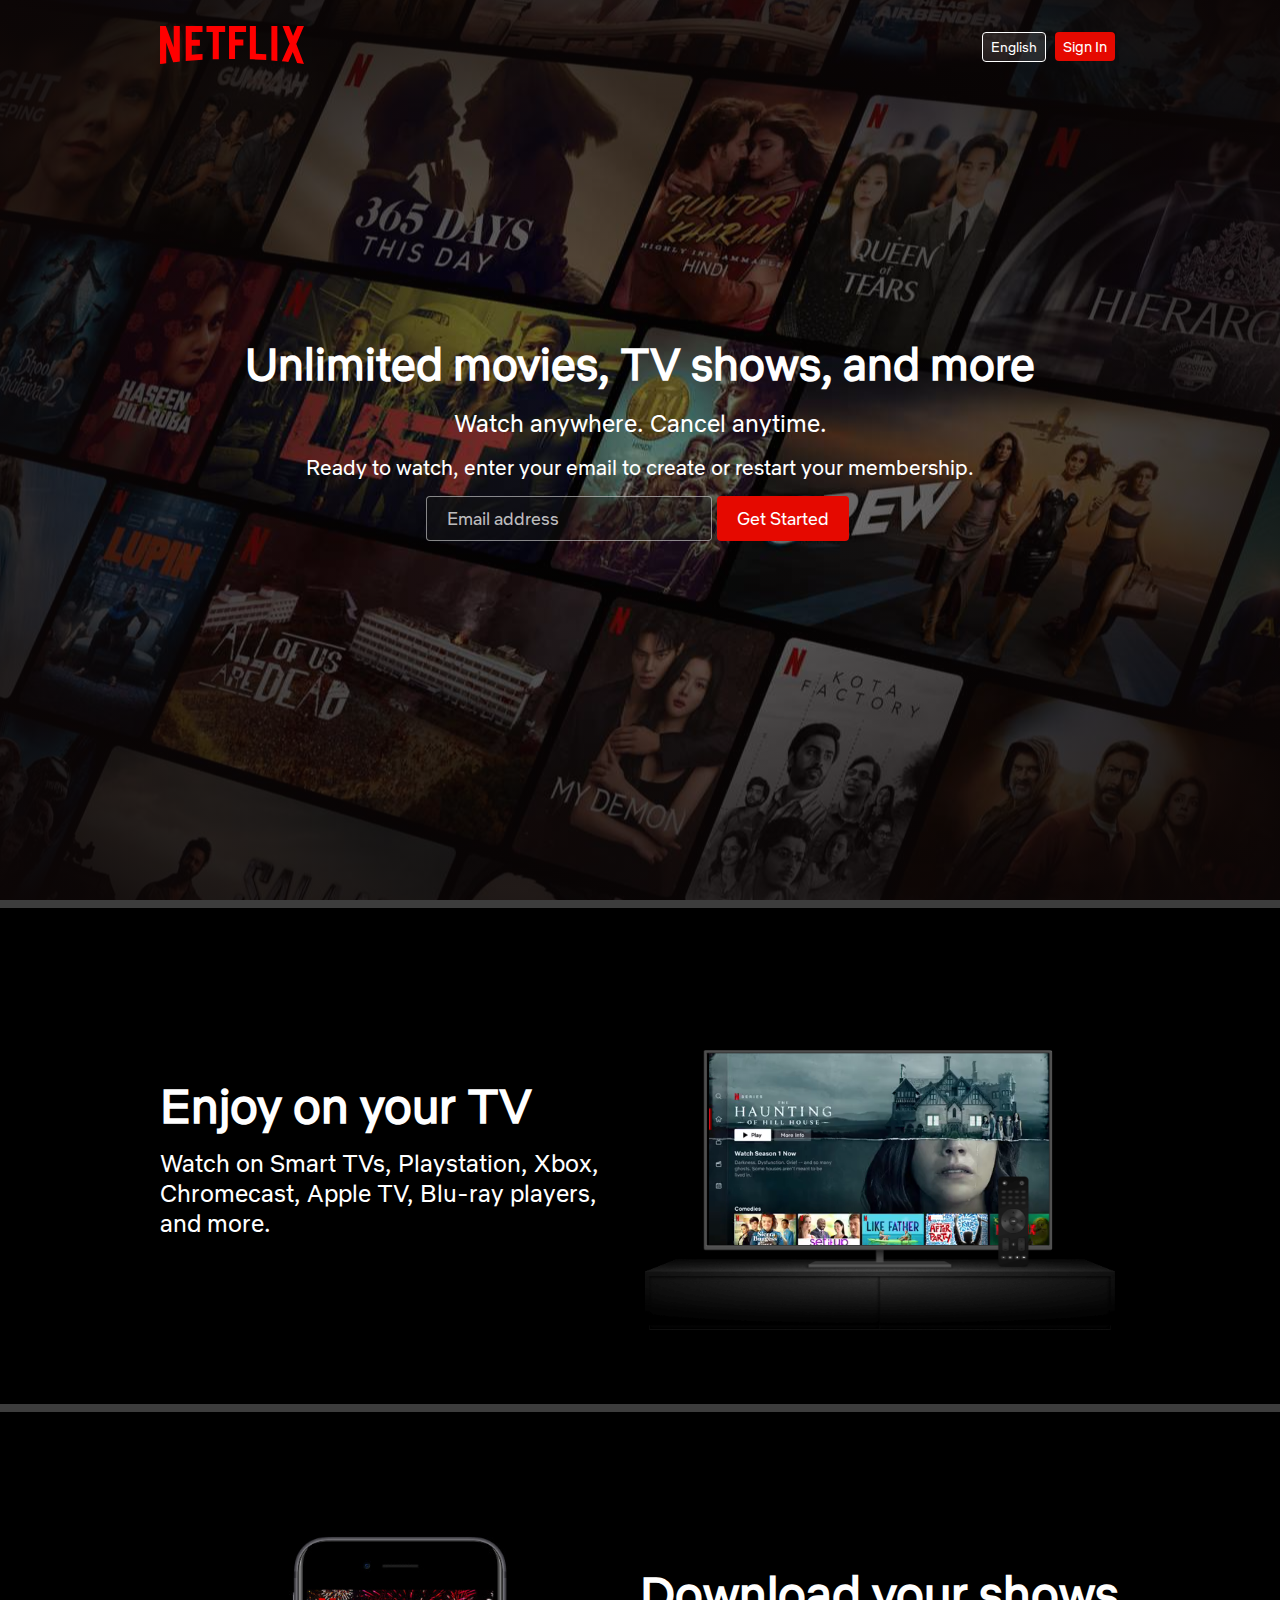
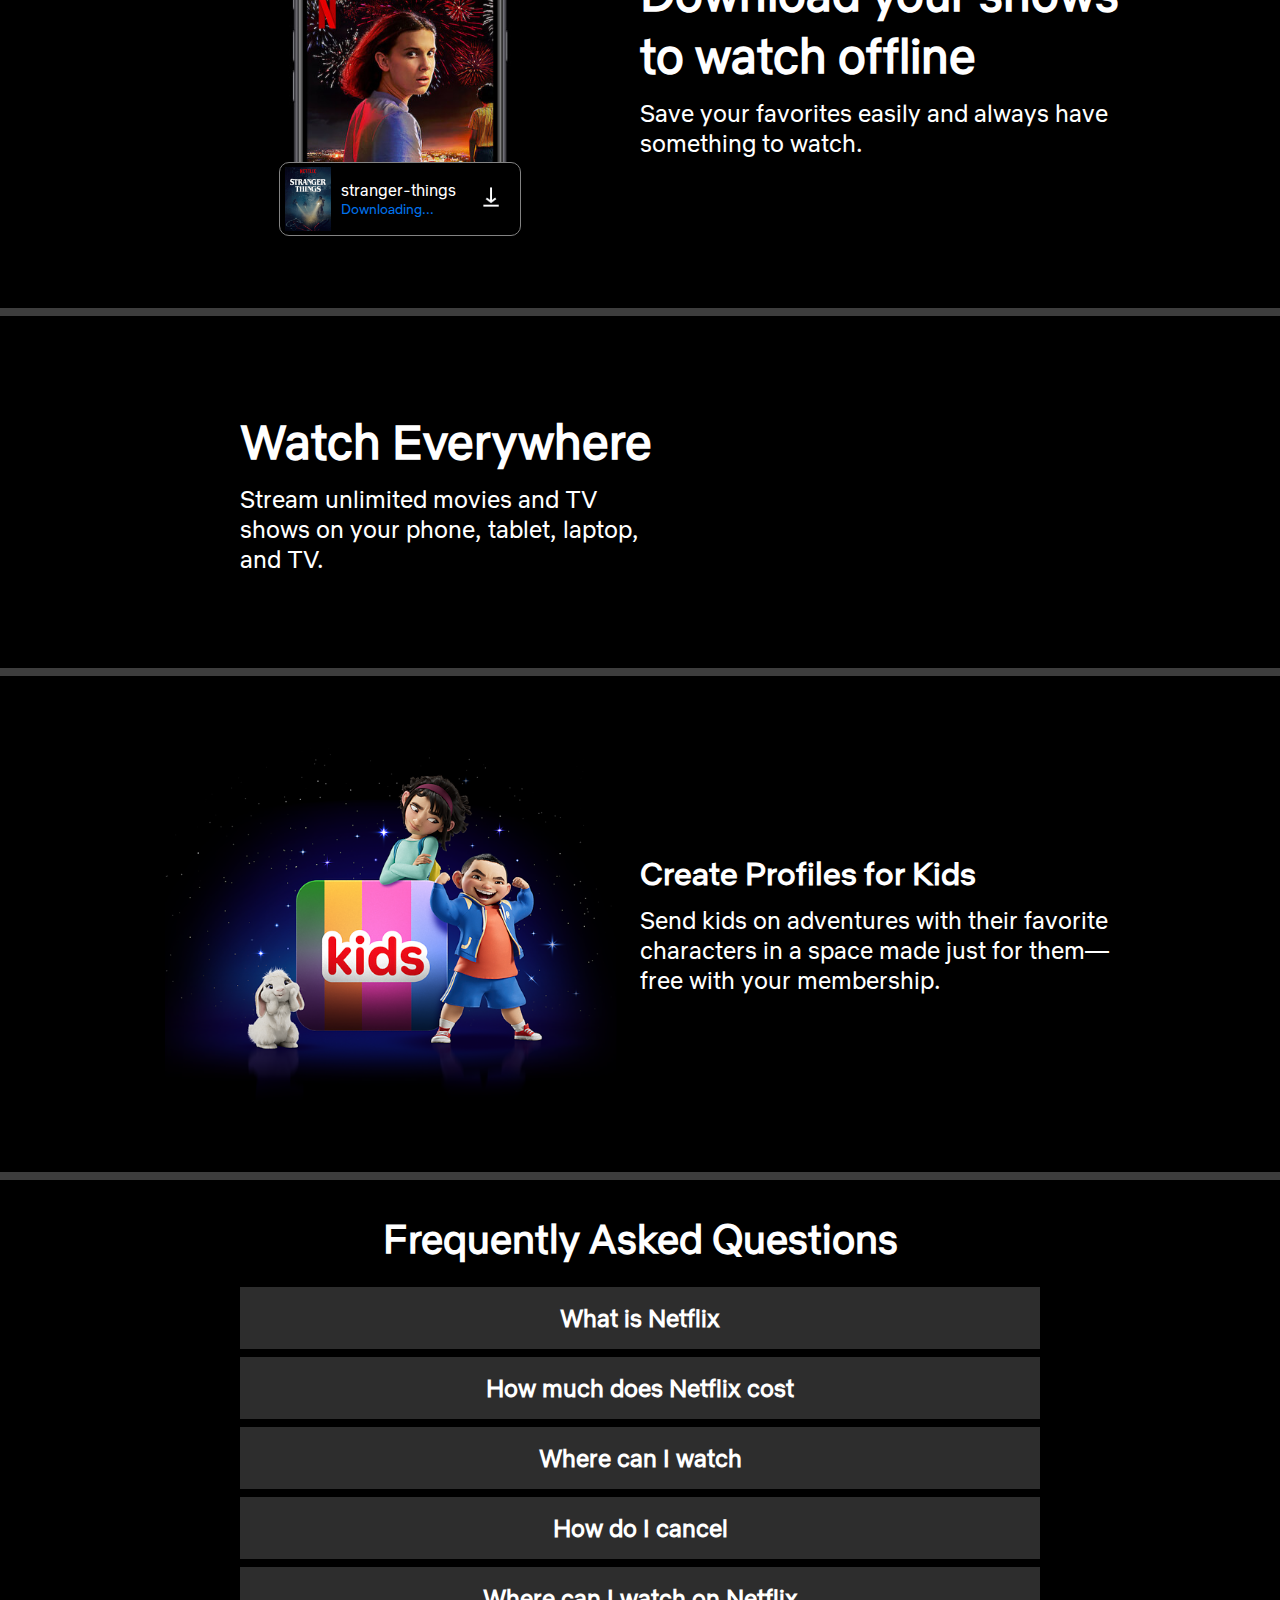
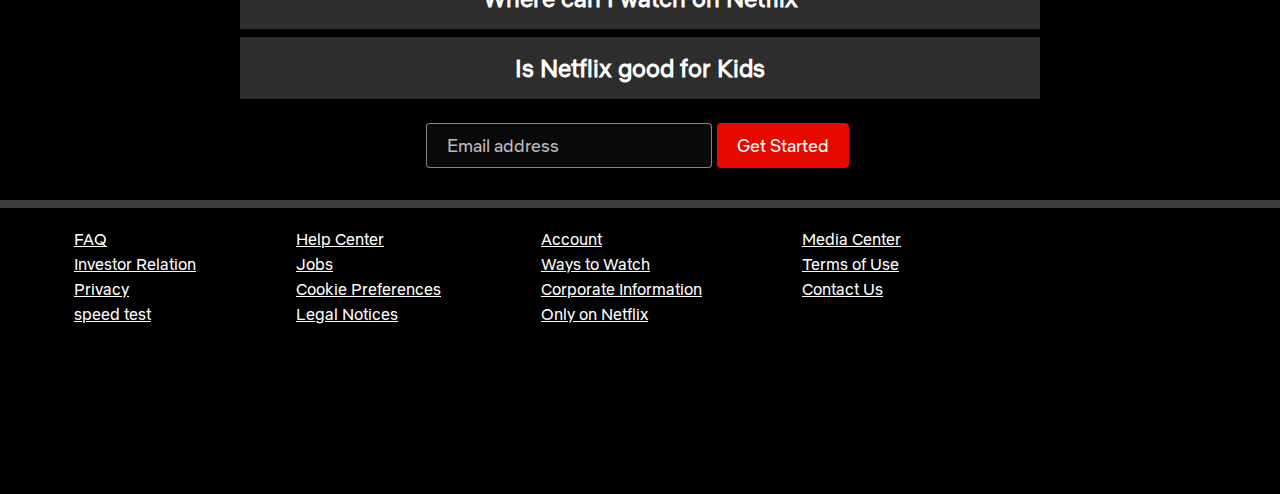
<file: index.html>
<!DOCTYPE html>
<html lang="en">
<head>
    <meta charset="UTF-8">
    <meta http-equiv="X-UA-Compatible" content="IE=edge">
    <meta name="viewport" content="width=device-width, initial-scale=1.0">
    <title>Netflix clone</title>
    <link rel="stylesheet" href="style.css">
    <link rel="icon" href="netfilx favicon.ico">
</head>
<body>

    
    <div class="main">
        <nav>
            <div class="logo-div">
                <img class="logo" width="50" src="assets/images/logo.svg" alt="">
            </div>
            <div class="nav-right">
                <button class="btn">English</button>
                <button class="btn btn-red-sm">Sign In</button>
            </div>
        </nav>
        
        <div class="box">    
        </div>
        <div class="hero">
            <span>Unlimited movies, TV shows, and more</span>
            <span>Watch anywhere. Cancel anytime.</span>
            <span>Ready to watch, enter your email to create or restart your membership.</span>
            <div class="hero-buttons">
                <input type="text" placeholder="Email address">
                <button class="btn btn-red">Get Started</button>
            </div> 
        </div>
        <!-- <div class="separation"> -->
        </div>

    </div>
    
    <div class="second-main">
        <div class="text">
            <h1>Enjoy on your TV</h1>
            <p>Watch on Smart TVs, Playstation, Xbox, Chromecast,   Apple TV, Blu-ray players, and more.</p>
        </div>
        <div class="media">
            <img src="assets/images/tv.png" alt="">
            <video autoplay="true" loop="true" src="assets/videos/video-tv-0819.m4v"></video>
        </div>
    </div>
    <div class="separation"></div>

    <div class="second-main">



        <div class="media">
            <img class="stranger-things" src="assets/images/stranger-things.jpg" alt="">
            <div class="boxshot-container">
                <img class="boxshot-img" src="assets/images/boxshot.png" alt="">
                <div>
                    <p>stranger-things</p>
                    <p>Downloading...</p>
                </div>
                <div class="download-icon"><img src="assets/images/download-icon.gif" alt=""></div>
            </div>
           
        </div>

        <div class="text">
            <h1>Download your shows to watch offline</h1>
            <p>Save your favorites easily and always have something to watch.</p>
        </div>
        
    </div>
    <div class="separation"></div>

    <div class="third-main">
        <div class="text watch-everywhere">
            <h1>Watch Everywhere</h1>
            <p>Stream unlimited movies and TV shows on your phone, tablet, laptop, and TV.
            </p>
        </div>
        <div class="media">
            <img src="assets/images/tv.png" alt="">
        
        </div>
    </div>
    <div class="separation"></div>


    <div class="second-main fourth">
        <div class="media">
            <img src="assets/images/kids.png" alt="">
        </div>
        <div class="text">
            <h1>Create Profiles for Kids</h1>
            <p>Send kids on adventures with their favorite characters in a space made just for them—free with your membership.
            </p>
        </div>
    </div>
    <div class="separation"></div>

    <div class=faqs-section>
        <h1>Frequently Asked Questions</h1>

        <div class="questions-box">
            <span>What is Netflix</span>
        </div>
        <div class="questions-box">
            <span>How much does Netflix cost</span>
        </div>
        <div class="questions-box">
            <span>Where can I watch</span>
        </div>
        <div class="questions-box">
            <span>How do I cancel</span>
        </div>
        <div class="questions-box">
            <span>Where can I watch on Netflix</span>
        </div>
        <div class="questions-box">
            <span>Is Netflix good for Kids</span>
        </div>

        <div class="last-buttons hero-buttons ">
            <input type="text" placeholder="Email address">
            <button class="btn btn-red">Get Started</button>
        </div> 
    </div>
    <div class="separation"></div>

    <footer>
        <div class="footer-items">
            <a href="#">FAQ</a>
            <a href="#">Investor Relation</a>
            <a href="#">Privacy</a>
            <a href="#">speed test</a>
        </div>
        <div class="footer-items">
            <a href="#">Help Center</a>
            <a href="#">Jobs</a>
            <a href="#">Cookie Preferences</a>
            <a href="#">Legal Notices</a>
        </div>
        <div class="footer-items">
            <a href="#">Account</a>
            <a href="#">Ways to Watch</a>
            <a href="#">Corporate Information</a>
            <a href="#">Only on Netflix</a>
        </div>
        <div class="footer-items">
            <a href="#">Media Center</a>
            <a href="#">Terms of Use</a>
            <a href="#">Contact Us</a>
        </div>
    </footer>
    


    

</body>
</html>
</file>
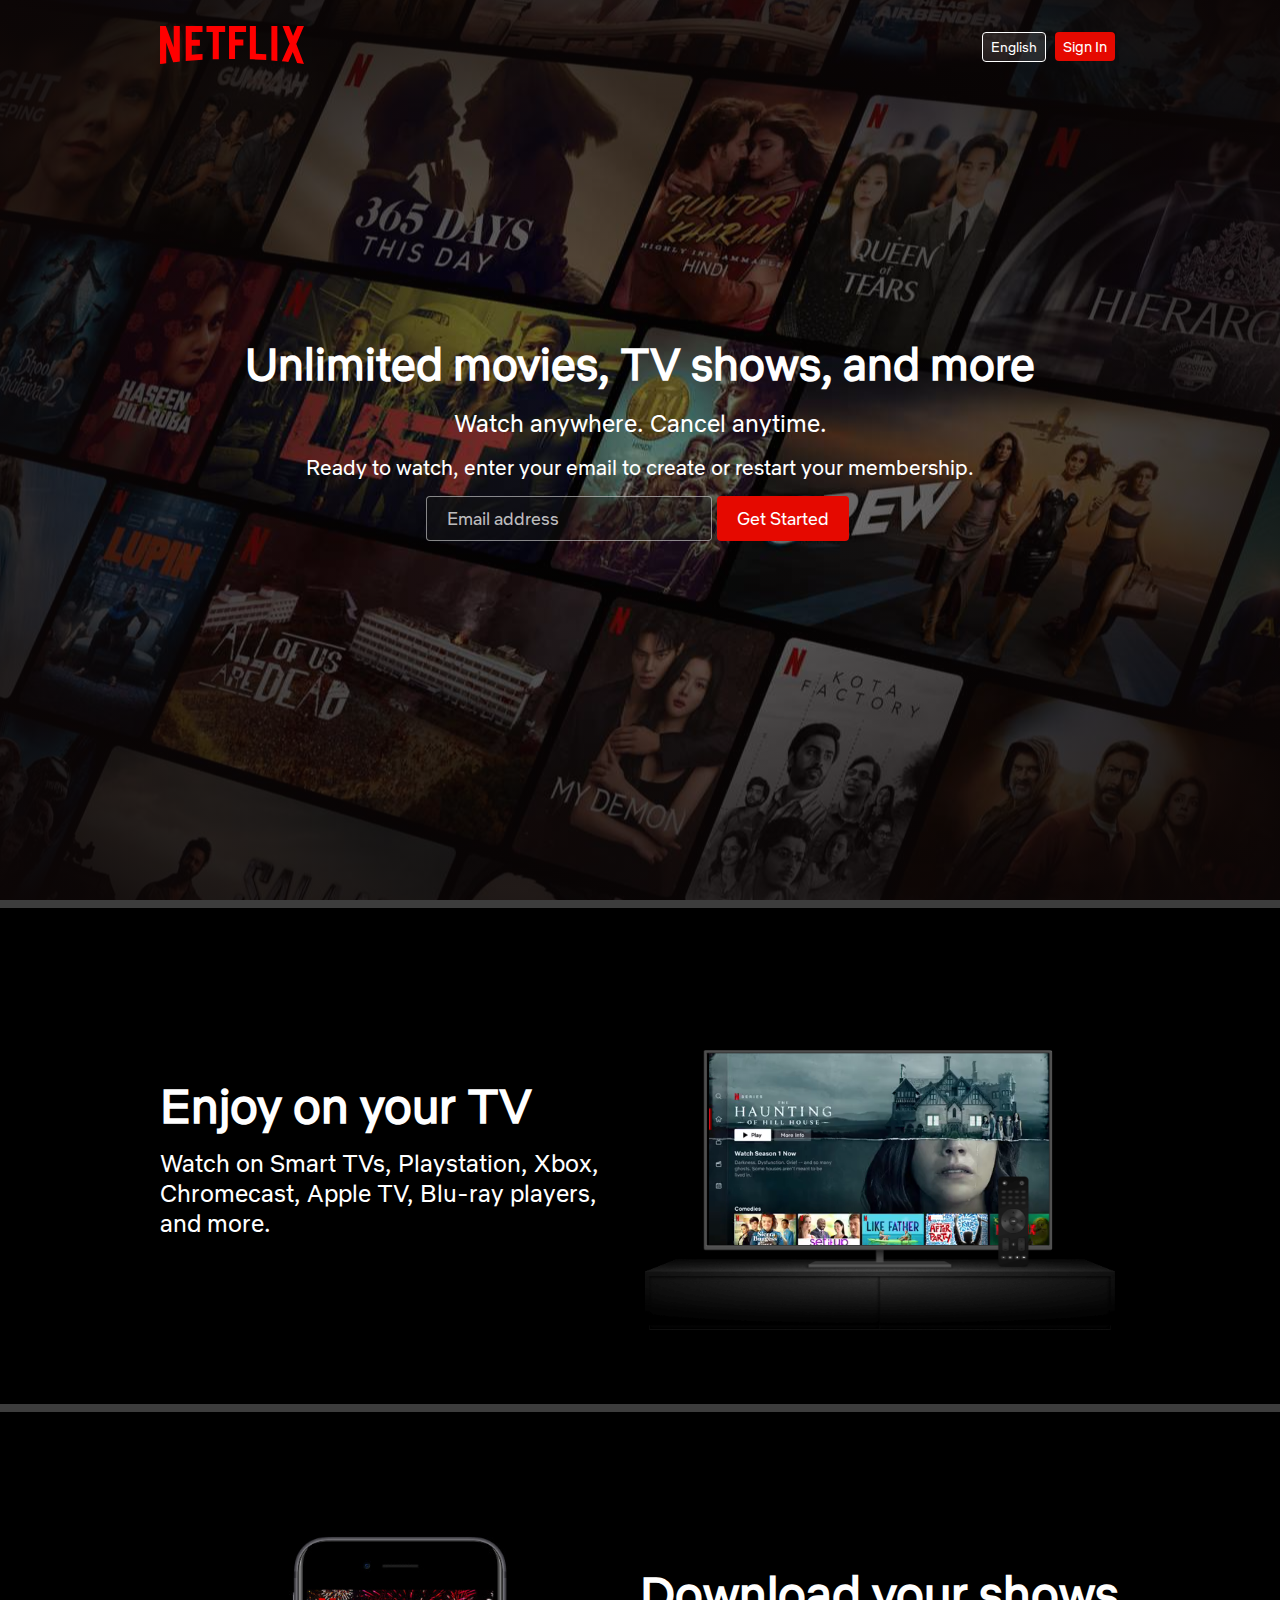
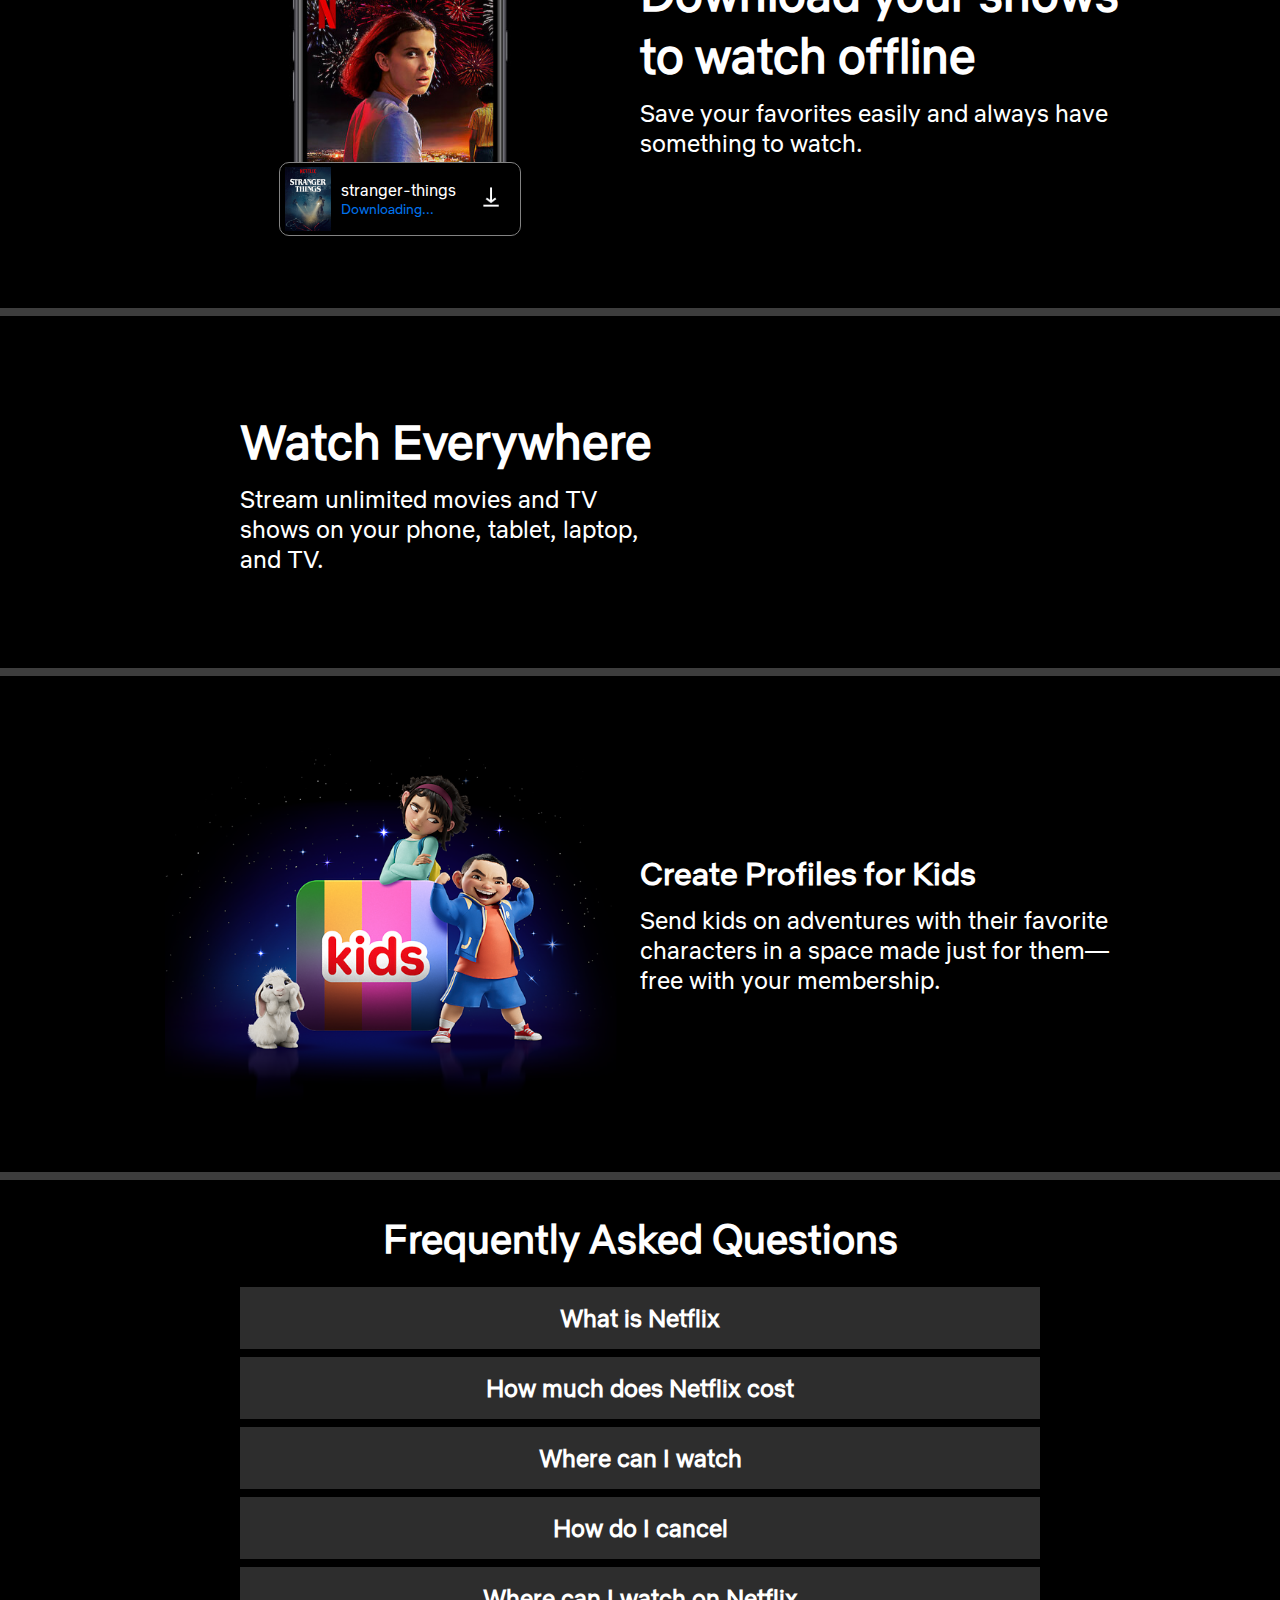
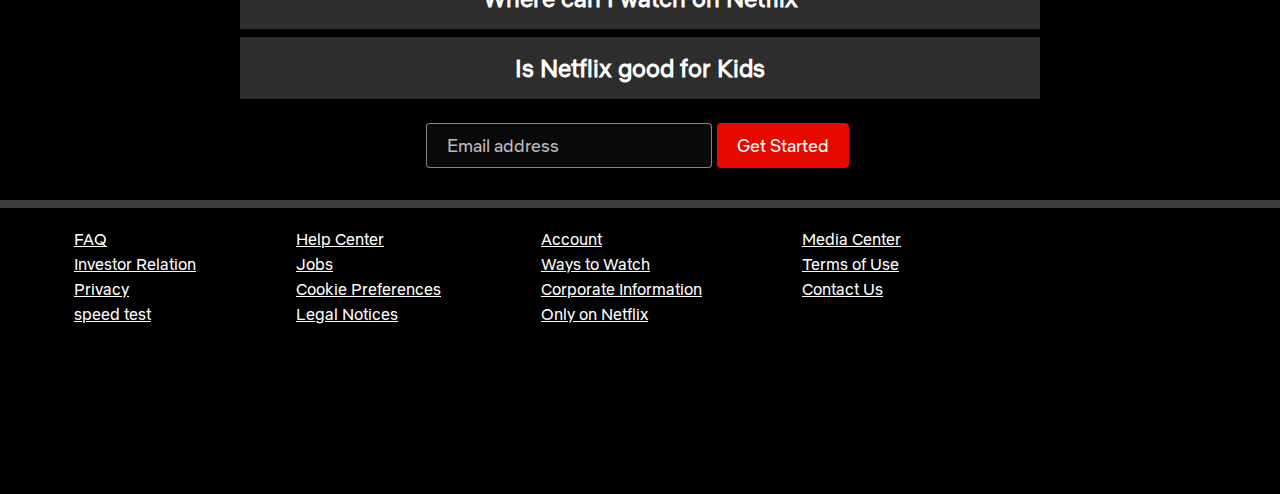
<file: index.html.html>
<!DOCTYPE html>
<html lang="en">
<head>
    <meta charset="UTF-8">
    <meta http-equiv="X-UA-Compatible" content="IE=edge">
    <meta name="viewport" content="width=device-width, initial-scale=1.0">
    <title>Netflix clone</title>
    <link rel="stylesheet" href="style.css">
    <link rel="icon" href="netfilx favicon.ico">
</head>
<body>

    
    <div class="main">
        <nav>
            <div class="logo-div">
                <img class="logo" width="50" src="assets/images/logo.svg" alt="">
            </div>
            <div class="nav-right">
                <button class="btn">English</button>
                <button class="btn btn-red-sm">Sign In</button>
            </div>
        </nav>
        
        <div class="box">    
        </div>
        <div class="hero">
            <span>Unlimited movies, TV shows, and more</span>
            <span>Watch anywhere. Cancel anytime.</span>
            <span>Ready to watch, enter your email to create or restart your membership.</span>
            <div class="hero-buttons">
                <input type="text" placeholder="Email address">
                <button class="btn btn-red">Get Started</button>
            </div> 
        </div>
        <!-- <div class="separation"> -->
        </div>

    </div>
    
    <div class="second-main">
        <div class="text">
            <h1>Enjoy on your TV</h1>
            <p>Watch on Smart TVs, Playstation, Xbox, Chromecast,   Apple TV, Blu-ray players, and more.</p>
        </div>
        <div class="media">
            <img src="assets/images/tv.png" alt="">
            <video autoplay="true" loop="true" src="assets/videos/video-tv-0819.m4v"></video>
        </div>
    </div>
    <div class="separation"></div>

    <div class="second-main">



        <div class="media">
            <img class="stranger-things" src="assets/images/stranger-things.jpg" alt="">
            <div class="boxshot-container">
                <img class="boxshot-img" src="assets/images/boxshot.png" alt="">
                <div>
                    <p>stranger-things</p>
                    <p>Downloading...</p>
                </div>
                <div class="download-icon"><img src="assets/images/download-icon.gif" alt=""></div>
            </div>
           
        </div>

        <div class="text">
            <h1>Download your shows to watch offline</h1>
            <p>Save your favorites easily and always have something to watch.</p>
        </div>
        
    </div>
    <div class="separation"></div>

    <div class="third-main">
        <div class="text watch-everywhere">
            <h1>Watch Everywhere</h1>
            <p>Stream unlimited movies and TV shows on your phone, tablet, laptop, and TV.
            </p>
        </div>
        <div class="media">
            <img src="assets/images/tv.png" alt="">
        
        </div>
    </div>
    <div class="separation"></div>


    <div class="second-main fourth">
        <div class="media">
            <img src="assets/images/kids.png" alt="">
        </div>
        <div class="text">
            <h1>Create Profiles for Kids</h1>
            <p>Send kids on adventures with their favorite characters in a space made just for them—free with your membership.
            </p>
        </div>
    </div>
    <div class="separation"></div>

    <div class=faqs-section>
        <h1>Frequently Asked Questions</h1>

        <div class="questions-box">
            <span>What is Netflix</span>
        </div>
        <div class="questions-box">
            <span>How much does Netflix cost</span>
        </div>
        <div class="questions-box">
            <span>Where can I watch</span>
        </div>
        <div class="questions-box">
            <span>How do I cancel</span>
        </div>
        <div class="questions-box">
            <span>Where can I watch on Netflix</span>
        </div>
        <div class="questions-box">
            <span>Is Netflix good for Kids</span>
        </div>

        <div class="last-buttons hero-buttons ">
            <input type="text" placeholder="Email address">
            <button class="btn btn-red">Get Started</button>
        </div> 
    </div>
    <div class="separation"></div>

    <footer>
        <div class="footer-items">
            <a href="#">FAQ</a>
            <a href="#">Investor Relation</a>
            <a href="#">Privacy</a>
            <a href="#">speed test</a>
        </div>
        <div class="footer-items">
            <a href="#">Help Center</a>
            <a href="#">Jobs</a>
            <a href="#">Cookie Preferences</a>
            <a href="#">Legal Notices</a>
        </div>
        <div class="footer-items">
            <a href="#">Account</a>
            <a href="#">Ways to Watch</a>
            <a href="#">Corporate Information</a>
            <a href="#">Only on Netflix</a>
        </div>
        <div class="footer-items">
            <a href="#">Media Center</a>
            <a href="#">Terms of Use</a>
            <a href="#">Contact Us</a>
        </div>
    </footer>
    


    

</body>
</html>
</file>
<file: style.css>
* {
    padding: 0;
    margin: 0;
    font-family: NetflixSans;
    box-sizing: ;
}

@font-face {
    font-family: NetflixSans;
    src: local(NetflixSans-Medium),
        url('assets/font/NetflixSans-Medium.otf') format("opentype");
    src: local(Netflix-sans-Bold),
        url('assets/font/NetflixSans-Bold.otf') format("opentype");
    src: local(Netflix-sans-Bold),
        url('assets/font/NetflixSans-Regular.otf') format("opentype")
}

body {
    background-color: black;
    height: ;
}

.main {
    background-image: url("assets/images/background.jpg");
    height: 100vh;
    background-repeat: no-repeat;
    background-position: center center;
    background-size: max(2000px, 100vw);
    text-align: center;
    position: relative;
    border-bottom: .5rem solid rgb(61, 61, 61);


}

.box {
    position: absolute;
    background-image: radial-gradient(rgba(0, 0, 0, 0.3), rgba(12, 6, 6, 1));
    top: 0;
    height: 100vh;
    width: 100%;
    background-color: ;
    opacity: ;
}

nav {
    display: flex;
    align-items: center;
    justify-content: space-between;
    max-width: 75vw;
    margin: auto;
    height: 3.875rem;
    padding-top: 1rem;

}

.logo {
    width: 9rem;
    position: relative;
    z-index: 1;
}

nav button {
    position: relative;
    z-index: 100;
}

.hero {
    height: 80vh;
    width: 70vw;
    display: flex;
    color: white;
    align-items: center;
    justify-content: center;
    flex-direction: column;
    position: relative;
    z-index: 1;
    gap: 1rem;
    margin: auto;
    padding: 0px 20px;

}

.hero> :nth-child(1) {
    font-weight: 900;
    font-size: 2.8rem;
    text-align: center;
}

.hero> :nth-child(2) {
    font-weight: 500;
    font-size: 1.5rem;
    text-align: center;
}

.hero> :nth-child(3) {
    font-weight: lighter;
    font-size: 1.3rem;
    text-align: center;
}

@media (max-width: 768px) {

    .main {
        background-image: url("assets/images/background.jpg");
        height: 80vh;
        background-repeat: no-repeat;
        background-position: center center;
        background-size: max(2000px, 100vw);
        text-align: center;
        position: relative;
        border-bottom: .5rem solid rgb(61, 61, 61);
    
    
    }

    .box {
        position: absolute;
        background-image: radial-gradient(rgba(0, 0, 0, 0.3), rgba(12, 6, 6, 1));
        top: 0;
        height: 80vh;
        width: 100%;
        background-color: ;
        opacity: ;
    }

    .hero {
        height: 60vh;
        width: 70vw;
        display: flex;
        color: white;
        align-items: center;
        justify-content: center;
        flex-direction: column;
        position: relative;
        z-index: 1;
        gap: 1rem;
        margin: auto;
        padding: 0px 20px;
    
    }

    .logo {
        width: 5rem;
        position: relative;
        z-index: 1;
    }
    .hero> :nth-child(1) {
        font-weight: 900;
        font-size: 2rem;
        text-align: center;
    }
    
    .hero> :nth-child(2) {
        font-weight: 500;
        font-size: 1.5rem;
        text-align: center;
    }
    
    .hero> :nth-child(3) {
        font-weight: lighter;
        font-size: 1.2rem;
        text-align: center;
    }
    .hero-buttons {
        display: flex;
        flex-direction: column;
        align-items: center;
        justify-content: center;
        gap: 5px;
    }
}
/* .separation{

    height: .5rem;
    background-color: rgba(116, 115, 115, 0.781);
    
} */

.btn {
    box-sizing: ;
    padding: 5px 8px;
    font-weight: 500;
    background-color: rgba(221, 206, 206, 0.123);
    color: white;
    border-radius: 4px;
    border: 1px solid white;
    cursor: pointer;
    font-size: .85rem;
    margin-right: 5px;
    white-space: nowrap;

}

.btn-red {
    font-size: ;
    background-color: rgb(229, 9, 0);
    color: white;
    border: none;
    padding: 11px 20px;
    font-size: 1.1rem;
    border-radius: 4px;
    transition: 0.08s;

}

.btn-red:hover {
    background-color: rgb(196, 7, 0);
}

.hero-buttons {
    display: flex;
    align-items: center;
    justify-content: center;
    gap: 5px;
}

.btn-red-sm {
    background-color: rgb(229, 9, 0);
    color: white;
    border: none;
    text-align: ;
    transition: 0.15s;
    font-size: .9rem;
}

.btn-red-sm:hover {
    background-color: rgb(196, 7, 0);

}

.main input {
    padding: 10px 20px;
    border-radius: 4px;
    border: 1px solid rgba(255, 255, 255, 0.5);
    font-size: 1.1rem;
    background-color: rgba(23, 23, 23, 0.4);
    color: white;
   
}

input::placeholder {
    color: rgba(255, 255, 255, 0.747);
    font-size: ;

}

input:focus {}

.second-main {
    display: flex;
    margin: auto;
    align-items: center;
    justify-content: center;
    min-height: auto;
    padding: 4.5rem 0;
    max-width: 75vw;
    color: white;
    /* border-bottom: .5rem solid gray; */
}

.separation {
    height: .5rem;
    background-color: rgb(61, 61, 61);
}

.text {
    display: flex;
    flex-direction: column;
    gap: .8rem;
    width: 50%;
    align-items: flex-start;

}

.text h1 {
    font-weight: bold;
    font-size: 3rem
}

.text p {
    font-size: 1.5rem;
    width: ;
}

.media {
    padding-left: ;
    width: 50%;
    display: flex;
    justify-content: center;
    position: relative;
}

.media img {
    height: 22rem;
    position: relative;
    z-index: 1;

}

.media video {
    height: 12rem;
    position: absolute;
    top: 4.55rem;


}

@media (max-width: 768px) {

    .second-main {
        display: flex;
        flex-direction: column;
        
        flex-wrap: ;
        min-height: auto;
        padding: 4.5rem 0;
        max-width: 90vw;
        color: white;
        /* border-bottom: .5rem solid gray; */
    }

    .media{

    }

    .media img{
        height: 300px;
        width: ;
        position: relative;
        z-index: 1;
    }
    .media video{
        height: 160px;
        position: absolute;
        top: 65px;
    }
    .text{
        display: flex;
        align-items: center;
        padding-right: 20px;
        padding-left: 10px;
        
    }
    .text h1 {
        font-weight: bold;
        font-size: 2rem;
        text-align: center;
        
    }
    
    .text p {
        font-size: .8rem;
        text-align: center;
    }

}


.boxshot-container {
    position: absolute;
    height: 4.5rem;
    width: 15rem;
    border: 1px solid rgb(131, 131, 131);
    border-radius: 10px;
    z-index: 1;
    display: flex;
    align-items: center;
    justify-content: space-around;
    bottom: 0;
    background-color: rgba(0, 0, 0);
}

.boxshot-container .boxshot-img {
    height: 4rem;
    padding: ;
}

.boxshot-container div {
    padding-left: ;
}

.download-icon img {
    height: 3rem;
}

.boxshot-container div :nth-child(2) {
    color: #0072eb;
    font-size: .85rem;
}

@media (max-width: 768px) {
    

    .boxshot-container { 
        height: 3rem;
        width: 12rem;
    }
    
    .boxshot-container .boxshot-img {
        height: 3rem;
        padding: ;
    }
    
    .boxshot-container div {
        padding-left: ;
    }
    
    .stranger-things{
        
        height: 180px;
    }
    
    .boxshot-container div :nth-child(2) {
        color: #0072eb;
        font-size: .6rem;
    }
    .boxshot-container div :nth-child(1) {
        color: white;
        font-size: .8rem;
    }
    
}

.third-main {
    display: flex;
    margin: auto;
    align-items: center;
    justify-content: center;
    min-height: auto;
    max-width: 75vw;
    color: white;
}

.third-main .media img {
    width: 100%;
    opacity: 0;
}

.watch-everywhere {
    padding: 0 5rem;
}

.third-main .media {
    width: 45%;
}

/* @media (max)
.fourth {
    display: flex;
    margin: ;
    align-items: center;
    justify-content: center;
    min-height: auto;
    max-width: ;
    color: white;

} */

.fourth .text h1 {
    font-size: 2rem;
}

                    /* FAQS */
.faqs-section {
    padding: 2em ;
}

.faqs-section h1 {
    color: white;
    text-align: center;
    font-size: 2.5rem;
    margin-bottom: 1.5rem;
}

.questions-box {
    color: white;
    display: flex;
    align-items: center;
    justify-content: center;
    background-color: #2d2d2d;
    padding: 1rem 1rem;
    font-size: 1.5rem;
    font-weight: 600;
    max-width: 60vw;
    margin: 0 auto 0.5rem;
    cursor: pointer;
    transition: all 0.1s ease-out;
}

.questions-box:hover {
    background-color: rgb(85, 85, 85);
}
.last-buttons{
    margin-top: 1.5rem;
}
.last-buttons input{
    padding: 10px 20px;
    border-radius: 4px;
    border: 1px solid rgba(255, 255, 255, 0.5);
    font-size: 1.1rem;
    background-color: rgba(23, 23, 23, 0.4);
    color: white;
}
            /* Footer Starts here */
footer{
    padding-top: 1rem;
    display: flex;
    max-width: 90vw;
    margin: auto;
    height: 30vh;
    
    
}


.footer-items{
    margin-right: 5rem;
    
    
}

.footer-items a{
    white-space: nowrap;
    color: white;
    display: block;
    margin: 5px 10px;
}

@media (max-width: 768px) {
    footer{
        padding-top: 1rem;
        display: flex;
        flex-direction: column;
        flex-wrap: wrap;
        max-width: 90vw;
        margin: auto;
        height: 50vh;
        
    }
    .footer-items{
        flex-basis: 34%;
        display: ;
    }
}
</file>
